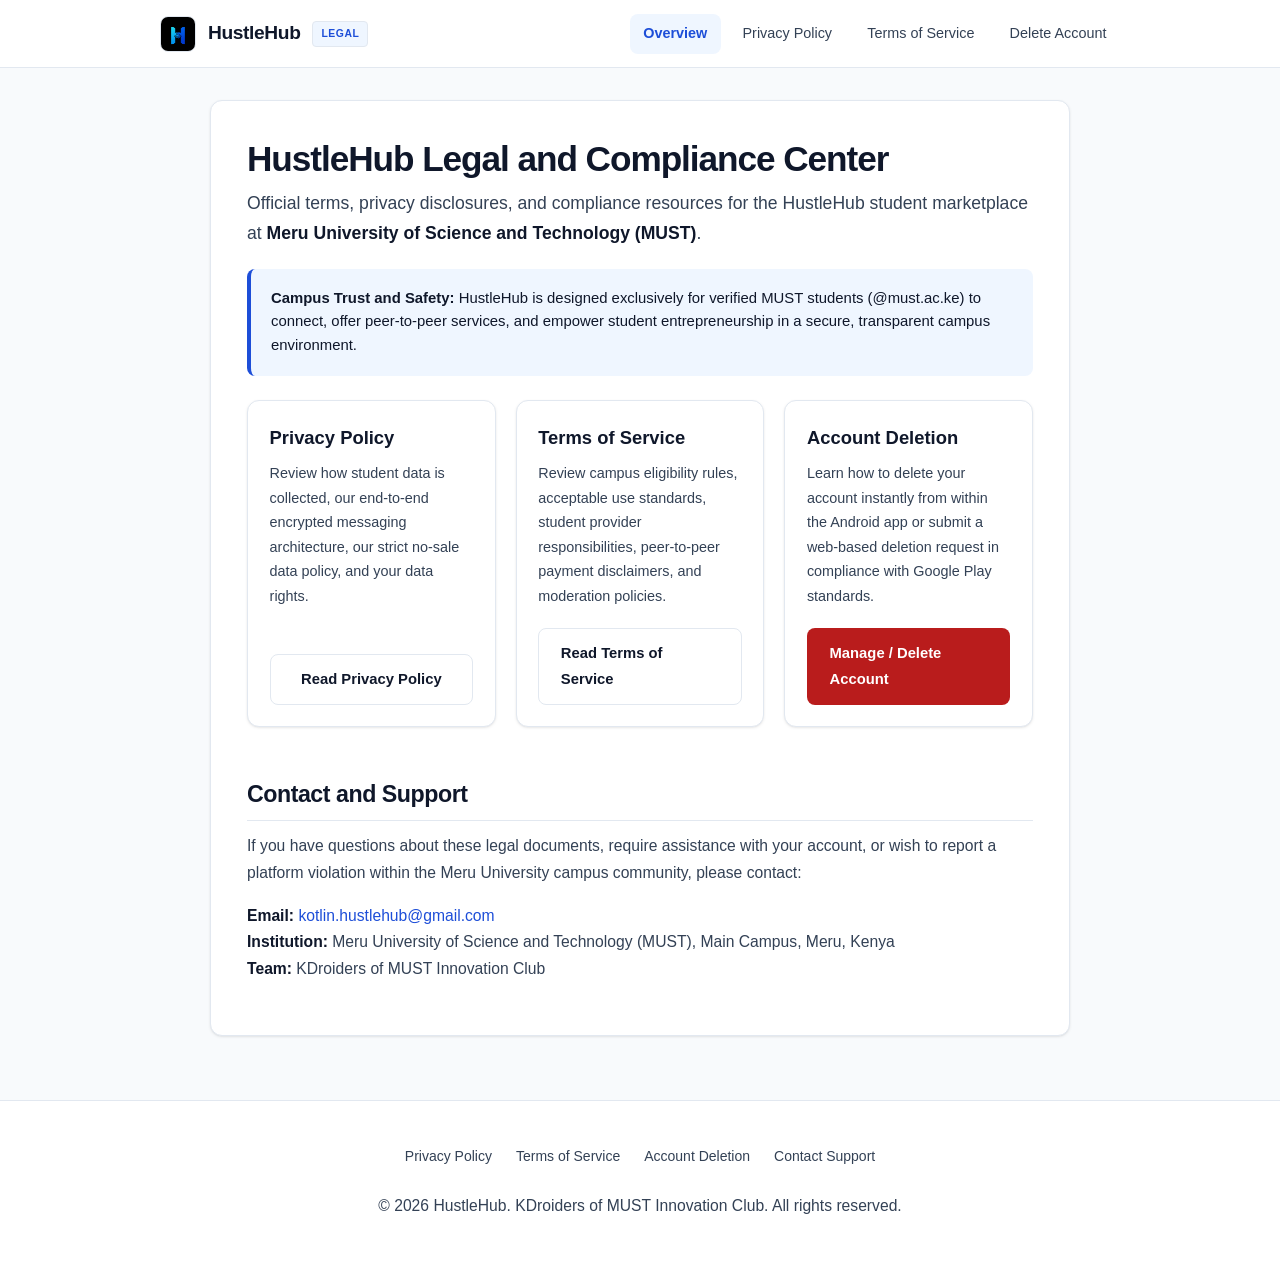
<file: index.html>
<!DOCTYPE html>
<html lang="en">
<head>
  <meta charset="UTF-8">
  <meta name="viewport" content="width=device-width, initial-scale=1.0">
  <title>HustleHub Legal and Compliance Center | Meru University</title>
  <meta name="description" content="Official legal documentation, Terms of Service, Privacy Policy, and Account Deletion portal for HustleHub at Meru University of Science and Technology (MUST).">
  <link rel="stylesheet" href="/styles.css">
  <link rel="icon" type="image/png" href="/logo.png">
</head>
<body>

  <header class="site-header">
    <div class="header-container">
      <a href="/" class="brand">
        <img src="/logo.png" alt="HustleHub Logo" class="brand-logo">
        <span class="brand-text">HustleHub</span>
        <span class="brand-badge">Legal</span>
      </a>
      <nav class="nav-links">
        <a href="/" class="active">Overview</a>
        <a href="/privacy">Privacy Policy</a>
        <a href="/terms">Terms of Service</a>
        <a href="/delete-account">Delete Account</a>
      </nav>
    </div>
  </header>

  <main class="content-container">
    <div class="card">
      <h1>HustleHub Legal and Compliance Center</h1>
      <p style="font-size: 1.1rem; color: var(--text-muted); margin-top: 0.5rem;">
        Official terms, privacy disclosures, and compliance resources for the HustleHub student marketplace at <strong>Meru University of Science and Technology (MUST)</strong>.
      </p>

      <div class="alert alert-info">
        <strong>Campus Trust and Safety:</strong> HustleHub is designed exclusively for verified MUST students (@must.ac.ke) to connect, offer peer-to-peer services, and empower student entrepreneurship in a secure, transparent campus environment.
      </div>

      <div class="hub-grid">
        <div class="hub-card">
          <div>
            <h3>Privacy Policy</h3>
            <p>Review how student data is collected, our end-to-end encrypted messaging architecture, our strict no-sale data policy, and your data rights.</p>
          </div>
          <a href="/privacy" class="btn btn-outline">Read Privacy Policy</a>
        </div>

        <div class="hub-card">
          <div>
            <h3>Terms of Service</h3>
            <p>Review campus eligibility rules, acceptable use standards, student provider responsibilities, peer-to-peer payment disclaimers, and moderation policies.</p>
          </div>
          <a href="/terms" class="btn btn-outline">Read Terms of Service</a>
        </div>

        <div class="hub-card">
          <div>
            <h3>Account Deletion</h3>
            <p>Learn how to delete your account instantly from within the Android app or submit a web-based deletion request in compliance with Google Play standards.</p>
          </div>
          <a href="/delete-account" class="btn btn-danger">Manage / Delete Account</a>
        </div>
      </div>

      <h2 style="margin-top: 3rem;">Contact and Support</h2>
      <p>
        If you have questions about these legal documents, require assistance with your account, or wish to report a platform violation within the Meru University campus community, please contact:
      </p>
      <p>
        <strong>Email:</strong> <a href="mailto:kotlin.hustlehub@gmail.com">kotlin.hustlehub@gmail.com</a><br>
        <strong>Institution:</strong> Meru University of Science and Technology (MUST), Main Campus, Meru, Kenya<br>
        <strong>Team:</strong> KDroiders of MUST Innovation Club
      </p>
    </div>
  </main>

  <footer class="site-footer">
    <div class="footer-links">
      <a href="/privacy">Privacy Policy</a>
      <a href="/terms">Terms of Service</a>
      <a href="/delete-account">Account Deletion</a>
      <a href="mailto:kotlin.hustlehub@gmail.com">Contact Support</a>
    </div>
    <p>&copy; 2026 HustleHub. KDroiders of MUST Innovation Club. All rights reserved.</p>
  </footer>

</body>
</html>
</file>
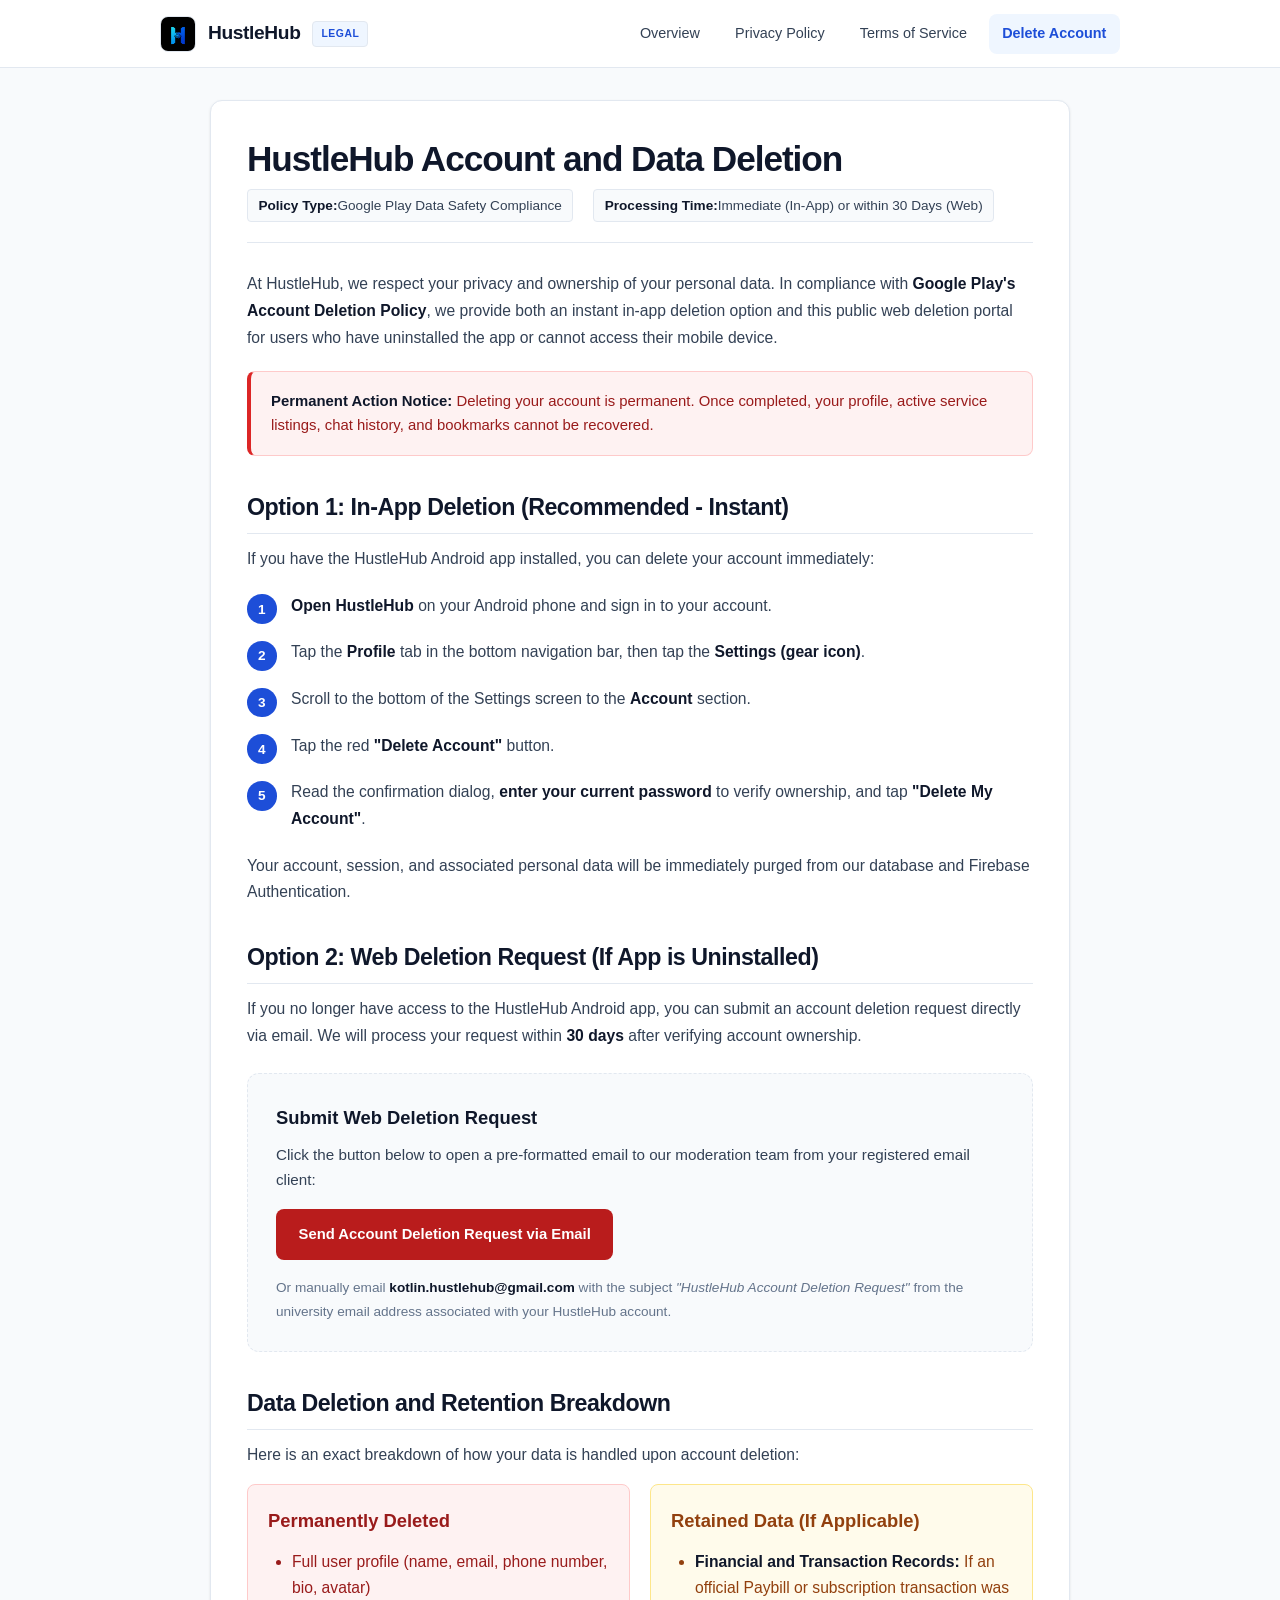
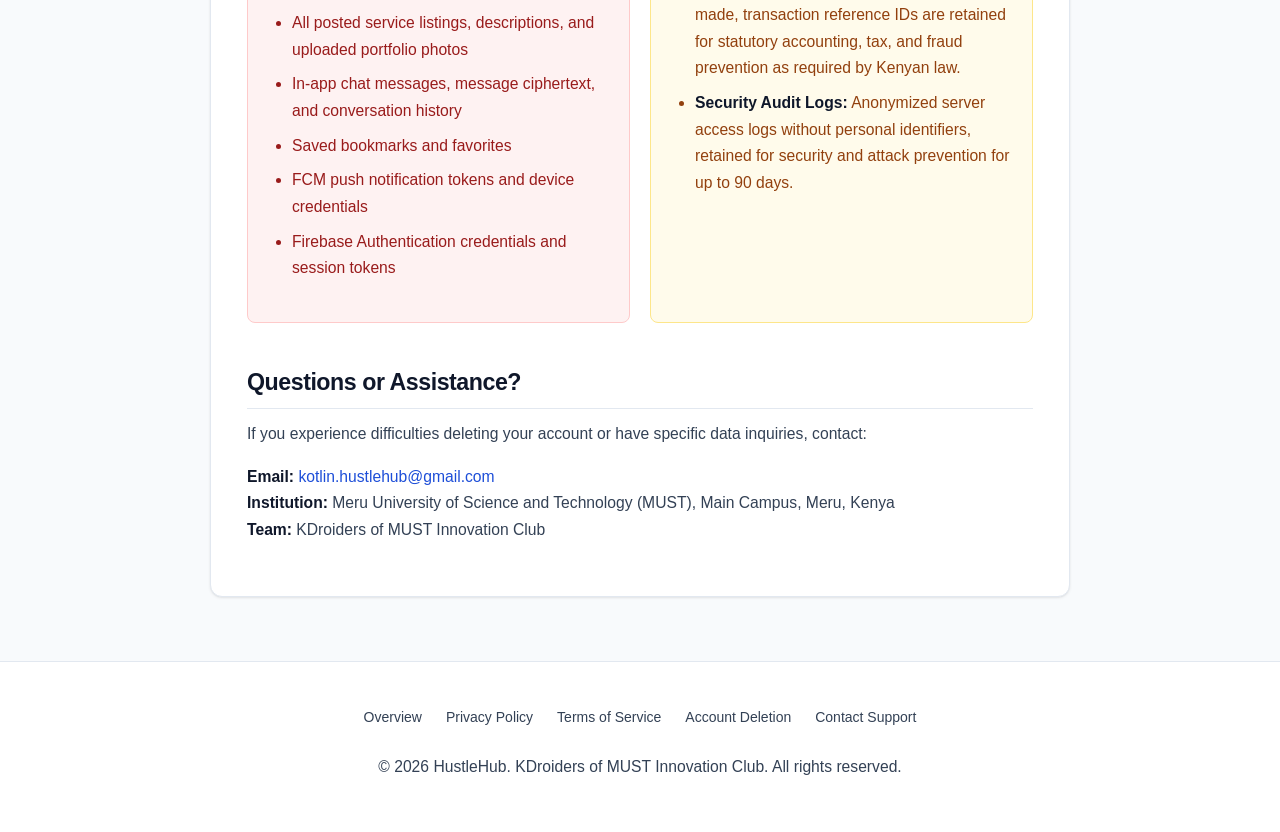
<file: delete-account/index.html>
<!DOCTYPE html>
<html lang="en">
<head>
  <meta charset="UTF-8">
  <meta name="viewport" content="width=device-width, initial-scale=1.0">
  <title>Account and Data Deletion Request | HustleHub</title>
  <meta name="description" content="Request deletion of your HustleHub account and associated personal data. Compliant with Google Play Store User Data and Account Deletion policy.">
  <link rel="stylesheet" href="/styles.css">
  <link rel="icon" type="image/png" href="/logo.png">
</head>
<body>

  <header class="site-header">
    <div class="header-container">
      <a href="/" class="brand">
        <img src="/logo.png" alt="HustleHub Logo" class="brand-logo">
        <span class="brand-text">HustleHub</span>
        <span class="brand-badge">Legal</span>
      </a>
      <nav class="nav-links">
        <a href="/">Overview</a>
        <a href="/privacy">Privacy Policy</a>
        <a href="/terms">Terms of Service</a>
        <a href="/delete-account" class="active">Delete Account</a>
      </nav>
    </div>
  </header>

  <main class="content-container">
    <div class="card">
      <h1>HustleHub Account and Data Deletion</h1>
      
      <div class="document-meta">
        <div class="meta-item">
          <strong>Policy Type:</strong> Google Play Data Safety Compliance
        </div>
        <div class="meta-item">
          <strong>Processing Time:</strong> Immediate (In-App) or within 30 Days (Web)
        </div>
      </div>

      <p>
        At HustleHub, we respect your privacy and ownership of your personal data. In compliance with <strong>Google Play's Account Deletion Policy</strong>, we provide both an instant in-app deletion option and this public web deletion portal for users who have uninstalled the app or cannot access their mobile device.
      </p>

      <div class="alert alert-danger">
        <strong>Permanent Action Notice:</strong> Deleting your account is permanent. Once completed, your profile, active service listings, chat history, and bookmarks cannot be recovered.
      </div>

      <h2>Option 1: In-App Deletion (Recommended - Instant)</h2>
      <p>If you have the HustleHub Android app installed, you can delete your account immediately:</p>
      
      <ol class="steps-list">
        <li>
          <strong>Open HustleHub</strong> on your Android phone and sign in to your account.
        </li>
        <li>
          Tap the <strong>Profile</strong> tab in the bottom navigation bar, then tap the <strong>Settings (gear icon)</strong>.
        </li>
        <li>
          Scroll to the bottom of the Settings screen to the <strong>Account</strong> section.
        </li>
        <li>
          Tap the red <strong>"Delete Account"</strong> button.
        </li>
        <li>
          Read the confirmation dialog, <strong>enter your current password</strong> to verify ownership, and tap <strong>"Delete My Account"</strong>.
        </li>
      </ol>
      <p>Your account, session, and associated personal data will be immediately purged from our database and Firebase Authentication.</p>

      <h2>Option 2: Web Deletion Request (If App is Uninstalled)</h2>
      <p>
        If you no longer have access to the HustleHub Android app, you can submit an account deletion request directly via email. We will process your request within <strong>30 days</strong> after verifying account ownership.
      </p>

      <div class="action-box">
        <h3>Submit Web Deletion Request</h3>
        <p>Click the button below to open a pre-formatted email to our moderation team from your registered email client:</p>

        <a href="mailto:kotlin.hustlehub@gmail.com?subject=HustleHub%20Account%20Deletion%20Request&body=Dear%20HustleHub%20Team%2C%0A%0AI%20am%20requesting%20the%20permanent%20deletion%20of%20my%20HustleHub%20account%20and%20all%20associated%20personal%20data.%0A%0AMy%20Account%20Details%3A%0A-%20Registered%20Email%3A%20[Enter%20your%20registered%20university%20email%20here]%0A-%20Full%20Name%20%2F%20Username%3A%20[Enter%20your%20name]%0A-%20Reason%20(Optional)%3A%20[Optional%20reason]%0A%0AThank%20you." class="btn btn-danger">
          Send Account Deletion Request via Email
        </a>

        <p class="action-note">
          Or manually email <strong>kotlin.hustlehub@gmail.com</strong> with the subject <em>"HustleHub Account Deletion Request"</em> from the university email address associated with your HustleHub account.
        </p>
      </div>

      <h2>Data Deletion and Retention Breakdown</h2>
      <p>Here is an exact breakdown of how your data is handled upon account deletion:</p>

      <div class="breakdown-grid">
        <div class="breakdown-col breakdown-danger">
          <h3>Permanently Deleted</h3>
          <ul>
            <li>Full user profile (name, email, phone number, bio, avatar)</li>
            <li>All posted service listings, descriptions, and uploaded portfolio photos</li>
            <li>In-app chat messages, message ciphertext, and conversation history</li>
            <li>Saved bookmarks and favorites</li>
            <li>FCM push notification tokens and device credentials</li>
            <li>Firebase Authentication credentials and session tokens</li>
          </ul>
        </div>

        <div class="breakdown-col breakdown-warning">
          <h3>Retained Data (If Applicable)</h3>
          <ul>
            <li><strong>Financial and Transaction Records:</strong> If an official Paybill or subscription transaction was made, transaction reference IDs are retained for statutory accounting, tax, and fraud prevention as required by Kenyan law.</li>
            <li><strong>Security Audit Logs:</strong> Anonymized server access logs without personal identifiers, retained for security and attack prevention for up to 90 days.</li>
          </ul>
        </div>
      </div>

      <h2 style="margin-top: 2.5rem;">Questions or Assistance?</h2>
      <p>
        If you experience difficulties deleting your account or have specific data inquiries, contact:
      </p>
      <p>
        <strong>Email:</strong> <a href="mailto:kotlin.hustlehub@gmail.com">kotlin.hustlehub@gmail.com</a><br>
        <strong>Institution:</strong> Meru University of Science and Technology (MUST), Main Campus, Meru, Kenya<br>
        <strong>Team:</strong> KDroiders of MUST Innovation Club
      </p>
    </div>
  </main>

  <footer class="site-footer">
    <div class="footer-links">
      <a href="/">Overview</a>
      <a href="/privacy">Privacy Policy</a>
      <a href="/terms">Terms of Service</a>
      <a href="/delete-account">Account Deletion</a>
      <a href="mailto:kotlin.hustlehub@gmail.com">Contact Support</a>
    </div>
    <p>&copy; 2026 HustleHub. KDroiders of MUST Innovation Club. All rights reserved.</p>
  </footer>

</body>
</html>
</file>
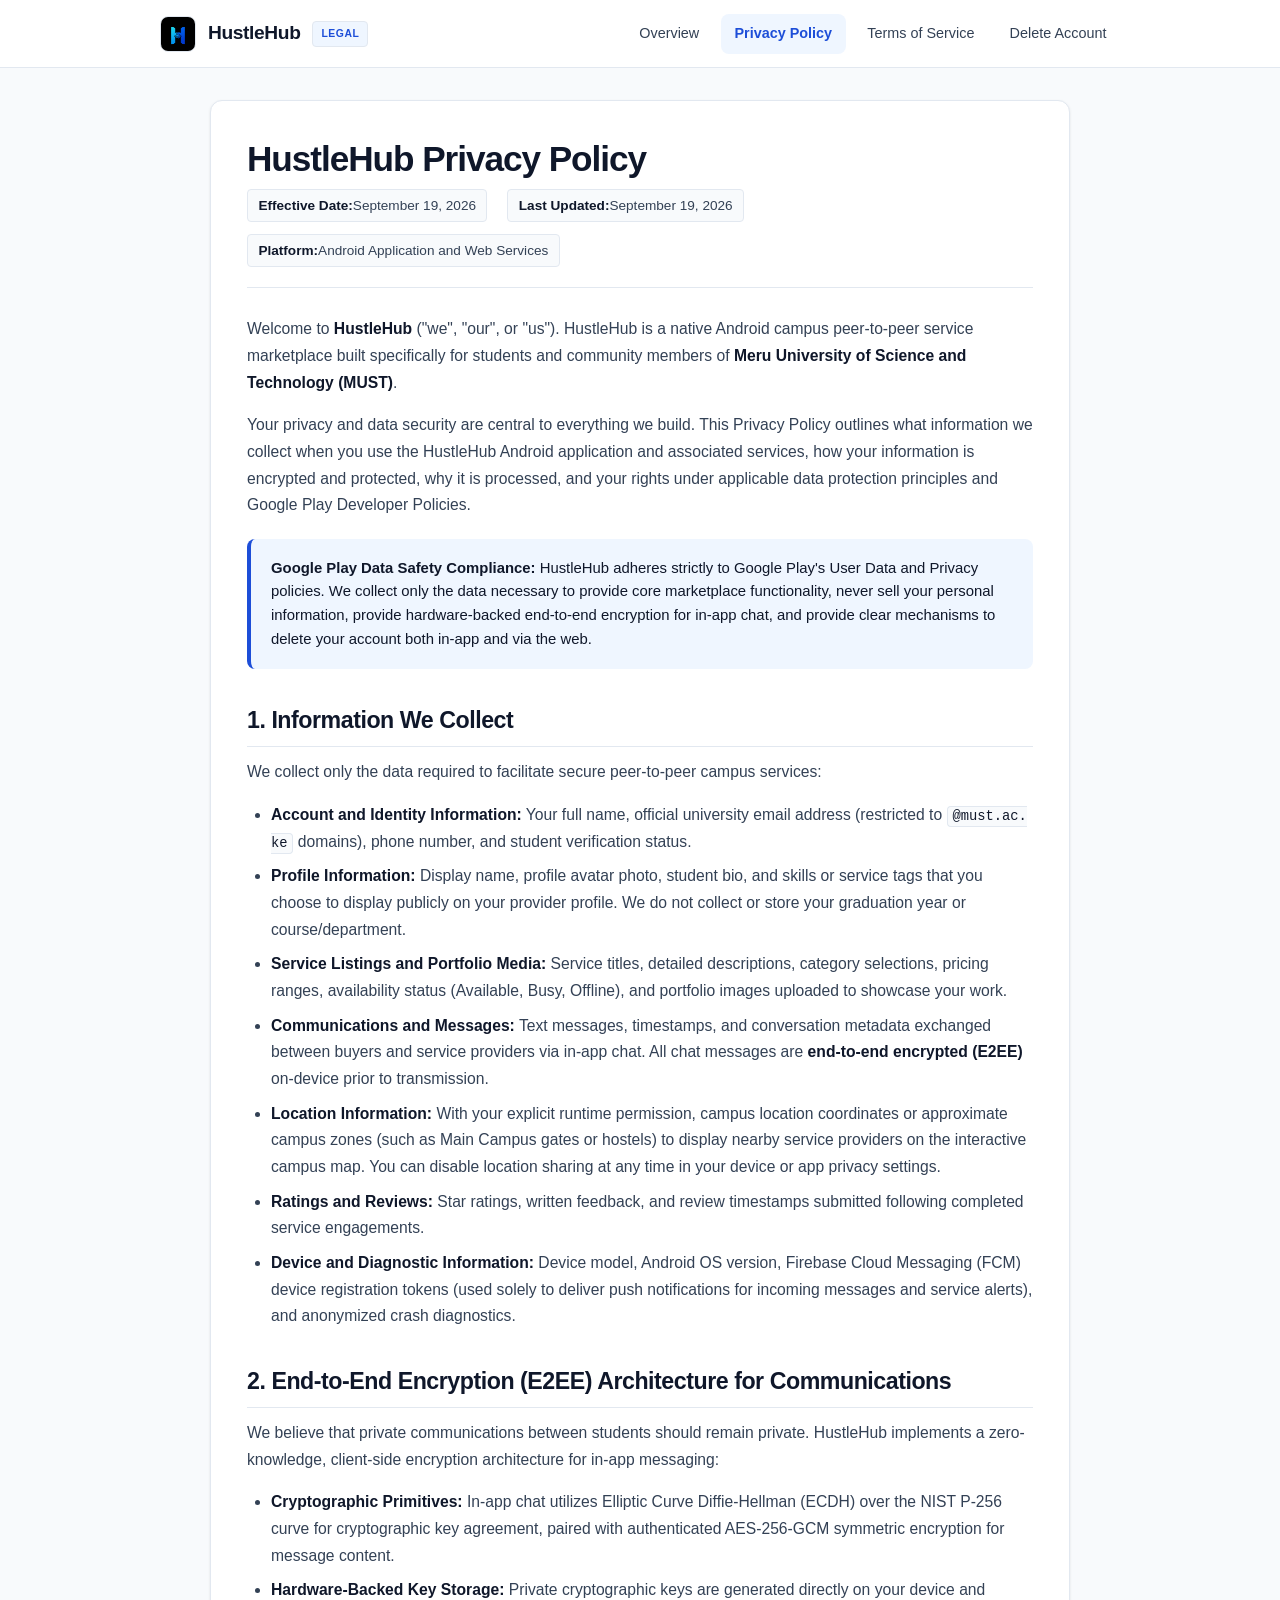
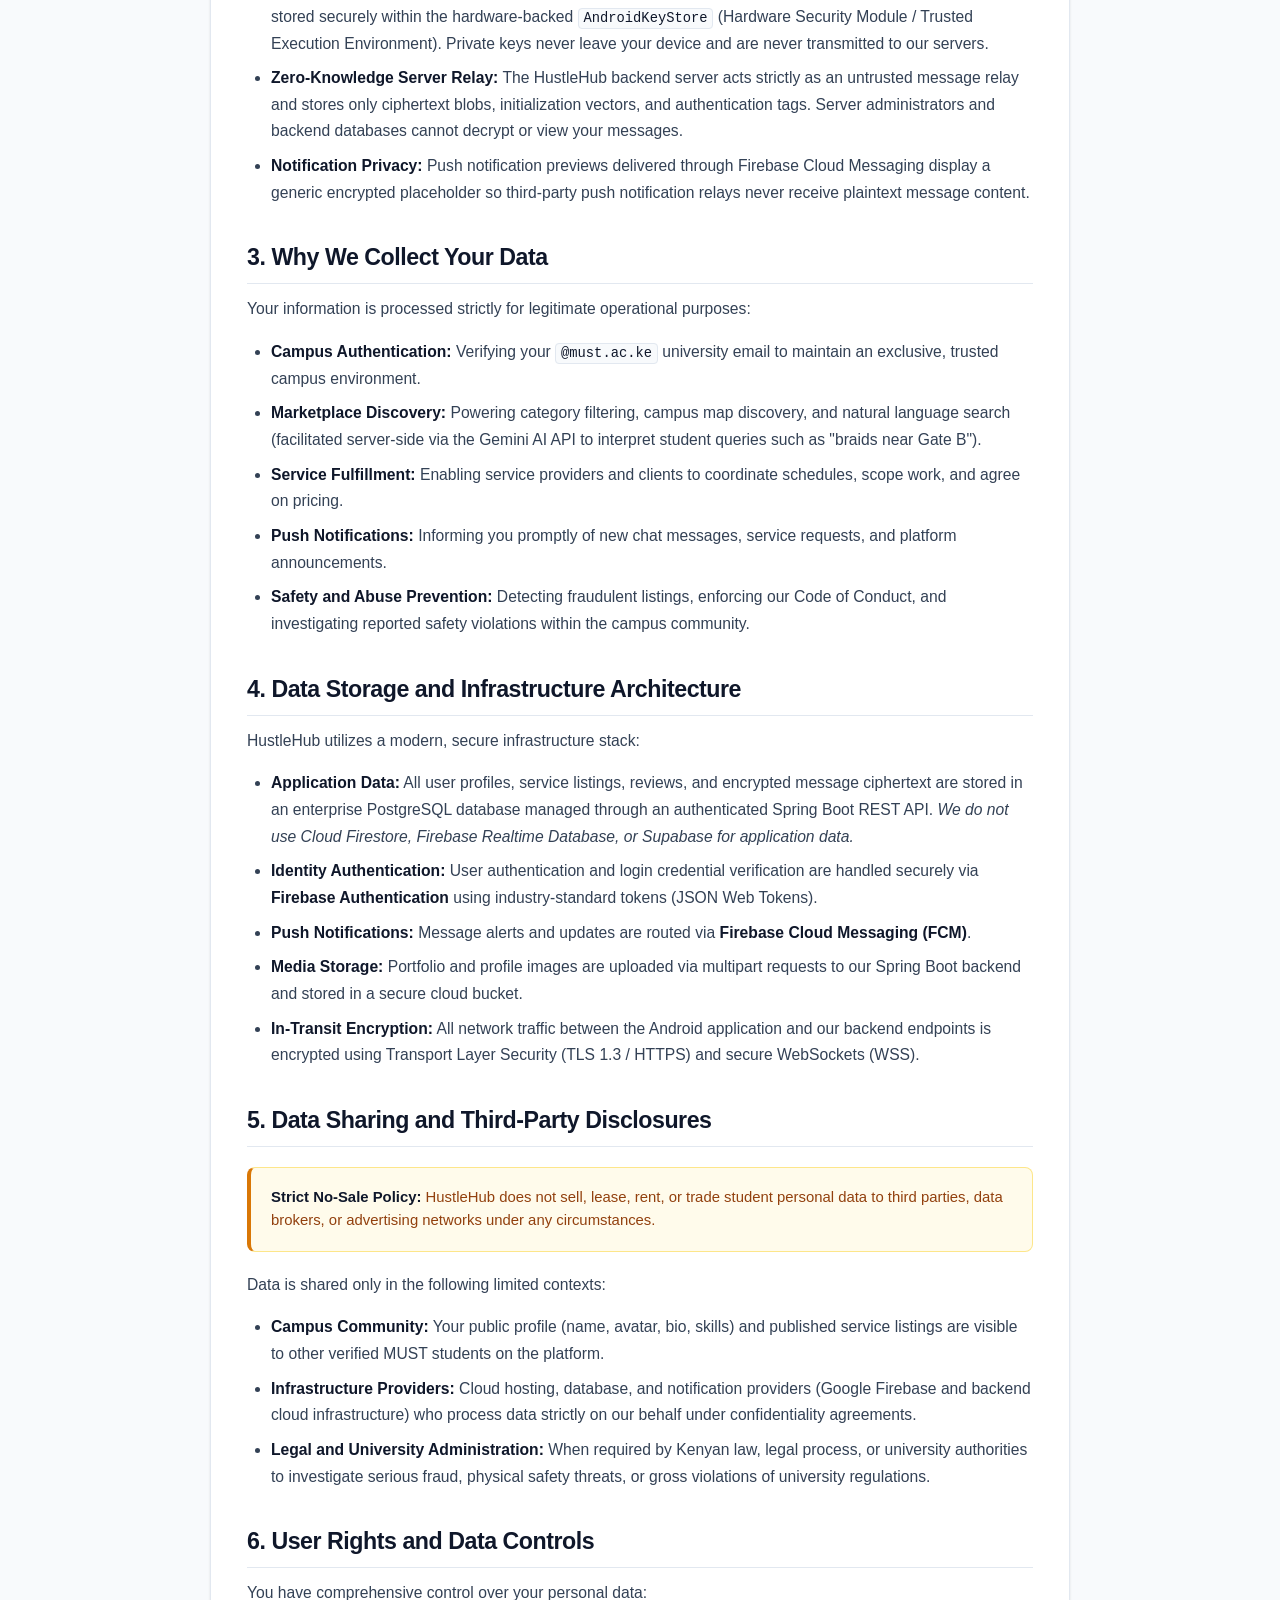
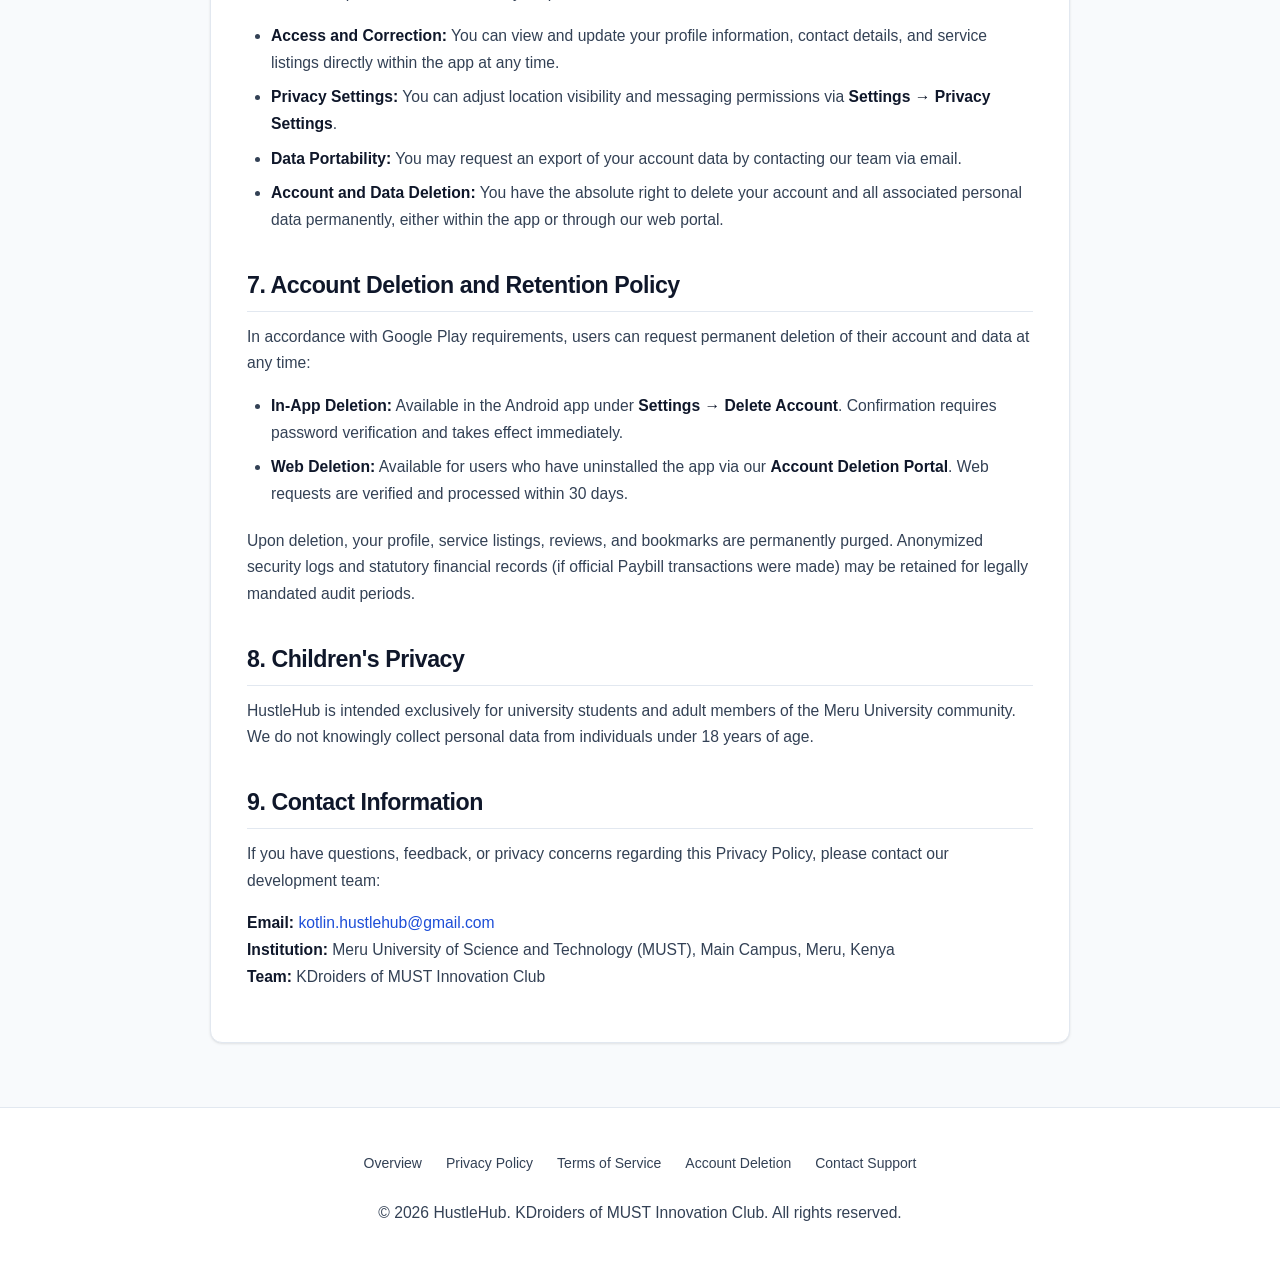
<file: privacy/index.html>
<!DOCTYPE html>
<html lang="en">
<head>
  <meta charset="UTF-8">
  <meta name="viewport" content="width=device-width, initial-scale=1.0">
  <title>Privacy Policy | HustleHub (Meru University)</title>
  <meta name="description" content="Privacy Policy for HustleHub - Student marketplace for Meru University of Science and Technology. Learn how student data is collected, encrypted, and protected.">
  <link rel="stylesheet" href="/styles.css">
  <link rel="icon" type="image/png" href="/logo.png">
</head>
<body>

  <header class="site-header">
    <div class="header-container">
      <a href="/" class="brand">
        <img src="/logo.png" alt="HustleHub Logo" class="brand-logo">
        <span class="brand-text">HustleHub</span>
        <span class="brand-badge">Legal</span>
      </a>
      <nav class="nav-links">
        <a href="/">Overview</a>
        <a href="/privacy" class="active">Privacy Policy</a>
        <a href="/terms">Terms of Service</a>
        <a href="/delete-account">Delete Account</a>
      </nav>
    </div>
  </header>

  <main class="content-container">
    <div class="card">
      <h1>HustleHub Privacy Policy</h1>
      
      <div class="document-meta">
        <div class="meta-item">
          <strong>Effective Date:</strong> September 19, 2026
        </div>
        <div class="meta-item">
          <strong>Last Updated:</strong> September 19, 2026
        </div>
        <div class="meta-item">
          <strong>Platform:</strong> Android Application and Web Services
        </div>
      </div>

      <p>
        Welcome to <strong>HustleHub</strong> ("we", "our", or "us"). HustleHub is a native Android campus peer-to-peer service marketplace built specifically for students and community members of <strong>Meru University of Science and Technology (MUST)</strong>.
      </p>
      <p>
        Your privacy and data security are central to everything we build. This Privacy Policy outlines what information we collect when you use the HustleHub Android application and associated services, how your information is encrypted and protected, why it is processed, and your rights under applicable data protection principles and Google Play Developer Policies.
      </p>

      <div class="alert alert-info">
        <strong>Google Play Data Safety Compliance:</strong> HustleHub adheres strictly to Google Play's User Data and Privacy policies. We collect only the data necessary to provide core marketplace functionality, never sell your personal information, provide hardware-backed end-to-end encryption for in-app chat, and provide clear mechanisms to delete your account both in-app and via the web.
      </div>

      <h2>1. Information We Collect</h2>
      <p>We collect only the data required to facilitate secure peer-to-peer campus services:</p>
      <ul>
        <li>
          <strong>Account and Identity Information:</strong> Your full name, official university email address (restricted to <code>@must.ac.ke</code> domains), phone number, and student verification status.
        </li>
        <li>
          <strong>Profile Information:</strong> Display name, profile avatar photo, student bio, and skills or service tags that you choose to display publicly on your provider profile. We do not collect or store your graduation year or course/department.
        </li>
        <li>
          <strong>Service Listings and Portfolio Media:</strong> Service titles, detailed descriptions, category selections, pricing ranges, availability status (Available, Busy, Offline), and portfolio images uploaded to showcase your work.
        </li>
        <li>
          <strong>Communications and Messages:</strong> Text messages, timestamps, and conversation metadata exchanged between buyers and service providers via in-app chat. All chat messages are <strong>end-to-end encrypted (E2EE)</strong> on-device prior to transmission.
        </li>
        <li>
          <strong>Location Information:</strong> With your explicit runtime permission, campus location coordinates or approximate campus zones (such as Main Campus gates or hostels) to display nearby service providers on the interactive campus map. You can disable location sharing at any time in your device or app privacy settings.
        </li>
        <li>
          <strong>Ratings and Reviews:</strong> Star ratings, written feedback, and review timestamps submitted following completed service engagements.
        </li>
        <li>
          <strong>Device and Diagnostic Information:</strong> Device model, Android OS version, Firebase Cloud Messaging (FCM) device registration tokens (used solely to deliver push notifications for incoming messages and service alerts), and anonymized crash diagnostics.
        </li>
      </ul>

      <h2>2. End-to-End Encryption (E2EE) Architecture for Communications</h2>
      <p>
        We believe that private communications between students should remain private. HustleHub implements a zero-knowledge, client-side encryption architecture for in-app messaging:
      </p>
      <ul>
        <li>
          <strong>Cryptographic Primitives:</strong> In-app chat utilizes Elliptic Curve Diffie-Hellman (ECDH) over the NIST P-256 curve for cryptographic key agreement, paired with authenticated AES-256-GCM symmetric encryption for message content.
        </li>
        <li>
          <strong>Hardware-Backed Key Storage:</strong> Private cryptographic keys are generated directly on your device and stored securely within the hardware-backed <code>AndroidKeyStore</code> (Hardware Security Module / Trusted Execution Environment). Private keys never leave your device and are never transmitted to our servers.
        </li>
        <li>
          <strong>Zero-Knowledge Server Relay:</strong> The HustleHub backend server acts strictly as an untrusted message relay and stores only ciphertext blobs, initialization vectors, and authentication tags. Server administrators and backend databases cannot decrypt or view your messages.
        </li>
        <li>
          <strong>Notification Privacy:</strong> Push notification previews delivered through Firebase Cloud Messaging display a generic encrypted placeholder so third-party push notification relays never receive plaintext message content.
        </li>
      </ul>

      <h2>3. Why We Collect Your Data</h2>
      <p>Your information is processed strictly for legitimate operational purposes:</p>
      <ul>
        <li><strong>Campus Authentication:</strong> Verifying your <code>@must.ac.ke</code> university email to maintain an exclusive, trusted campus environment.</li>
        <li><strong>Marketplace Discovery:</strong> Powering category filtering, campus map discovery, and natural language search (facilitated server-side via the Gemini AI API to interpret student queries such as "braids near Gate B").</li>
        <li><strong>Service Fulfillment:</strong> Enabling service providers and clients to coordinate schedules, scope work, and agree on pricing.</li>
        <li><strong>Push Notifications:</strong> Informing you promptly of new chat messages, service requests, and platform announcements.</li>
        <li><strong>Safety and Abuse Prevention:</strong> Detecting fraudulent listings, enforcing our Code of Conduct, and investigating reported safety violations within the campus community.</li>
      </ul>

      <h2>4. Data Storage and Infrastructure Architecture</h2>
      <p>HustleHub utilizes a modern, secure infrastructure stack:</p>
      <ul>
        <li>
          <strong>Application Data:</strong> All user profiles, service listings, reviews, and encrypted message ciphertext are stored in an enterprise PostgreSQL database managed through an authenticated Spring Boot REST API. <em>We do not use Cloud Firestore, Firebase Realtime Database, or Supabase for application data.</em>
        </li>
        <li>
          <strong>Identity Authentication:</strong> User authentication and login credential verification are handled securely via <strong>Firebase Authentication</strong> using industry-standard tokens (JSON Web Tokens).
        </li>
        <li>
          <strong>Push Notifications:</strong> Message alerts and updates are routed via <strong>Firebase Cloud Messaging (FCM)</strong>.
        </li>
        <li>
          <strong>Media Storage:</strong> Portfolio and profile images are uploaded via multipart requests to our Spring Boot backend and stored in a secure cloud bucket.
        </li>
        <li>
          <strong>In-Transit Encryption:</strong> All network traffic between the Android application and our backend endpoints is encrypted using Transport Layer Security (TLS 1.3 / HTTPS) and secure WebSockets (WSS).
        </li>
      </ul>

      <h2>5. Data Sharing and Third-Party Disclosures</h2>
      <div class="alert alert-warning">
        <strong>Strict No-Sale Policy:</strong> HustleHub does not sell, lease, rent, or trade student personal data to third parties, data brokers, or advertising networks under any circumstances.
      </div>
      <p>Data is shared only in the following limited contexts:</p>
      <ul>
        <li><strong>Campus Community:</strong> Your public profile (name, avatar, bio, skills) and published service listings are visible to other verified MUST students on the platform.</li>
        <li><strong>Infrastructure Providers:</strong> Cloud hosting, database, and notification providers (Google Firebase and backend cloud infrastructure) who process data strictly on our behalf under confidentiality agreements.</li>
        <li><strong>Legal and University Administration:</strong> When required by Kenyan law, legal process, or university authorities to investigate serious fraud, physical safety threats, or gross violations of university regulations.</li>
      </ul>

      <h2>6. User Rights and Data Controls</h2>
      <p>You have comprehensive control over your personal data:</p>
      <ul>
        <li><strong>Access and Correction:</strong> You can view and update your profile information, contact details, and service listings directly within the app at any time.</li>
        <li><strong>Privacy Settings:</strong> You can adjust location visibility and messaging permissions via <strong>Settings &rarr; Privacy Settings</strong>.</li>
        <li><strong>Data Portability:</strong> You may request an export of your account data by contacting our team via email.</li>
        <li><strong>Account and Data Deletion:</strong> You have the absolute right to delete your account and all associated personal data permanently, either within the app or through our web portal.</li>
      </ul>

      <h2>7. Account Deletion and Retention Policy</h2>
      <p>
        In accordance with Google Play requirements, users can request permanent deletion of their account and data at any time:
      </p>
      <ul>
        <li><strong>In-App Deletion:</strong> Available in the Android app under <strong>Settings &rarr; Delete Account</strong>. Confirmation requires password verification and takes effect immediately.</li>
        <li><strong>Web Deletion:</strong> Available for users who have uninstalled the app via our <a href="/delete-account"><strong>Account Deletion Portal</strong></a>. Web requests are verified and processed within 30 days.</li>
      </ul>
      <p>
        Upon deletion, your profile, service listings, reviews, and bookmarks are permanently purged. Anonymized security logs and statutory financial records (if official Paybill transactions were made) may be retained for legally mandated audit periods.
      </p>

      <h2>8. Children's Privacy</h2>
      <p>
        HustleHub is intended exclusively for university students and adult members of the Meru University community. We do not knowingly collect personal data from individuals under 18 years of age.
      </p>

      <h2>9. Contact Information</h2>
      <p>
        If you have questions, feedback, or privacy concerns regarding this Privacy Policy, please contact our development team:
      </p>
      <p>
        <strong>Email:</strong> <a href="mailto:kotlin.hustlehub@gmail.com">kotlin.hustlehub@gmail.com</a><br>
        <strong>Institution:</strong> Meru University of Science and Technology (MUST), Main Campus, Meru, Kenya<br>
        <strong>Team:</strong> KDroiders of MUST Innovation Club
      </p>
    </div>
  </main>

  <footer class="site-footer">
    <div class="footer-links">
      <a href="/">Overview</a>
      <a href="/privacy">Privacy Policy</a>
      <a href="/terms">Terms of Service</a>
      <a href="/delete-account">Account Deletion</a>
      <a href="mailto:kotlin.hustlehub@gmail.com">Contact Support</a>
    </div>
    <p>&copy; 2026 HustleHub. KDroiders of MUST Innovation Club. All rights reserved.</p>
  </footer>

</body>
</html>
</file>
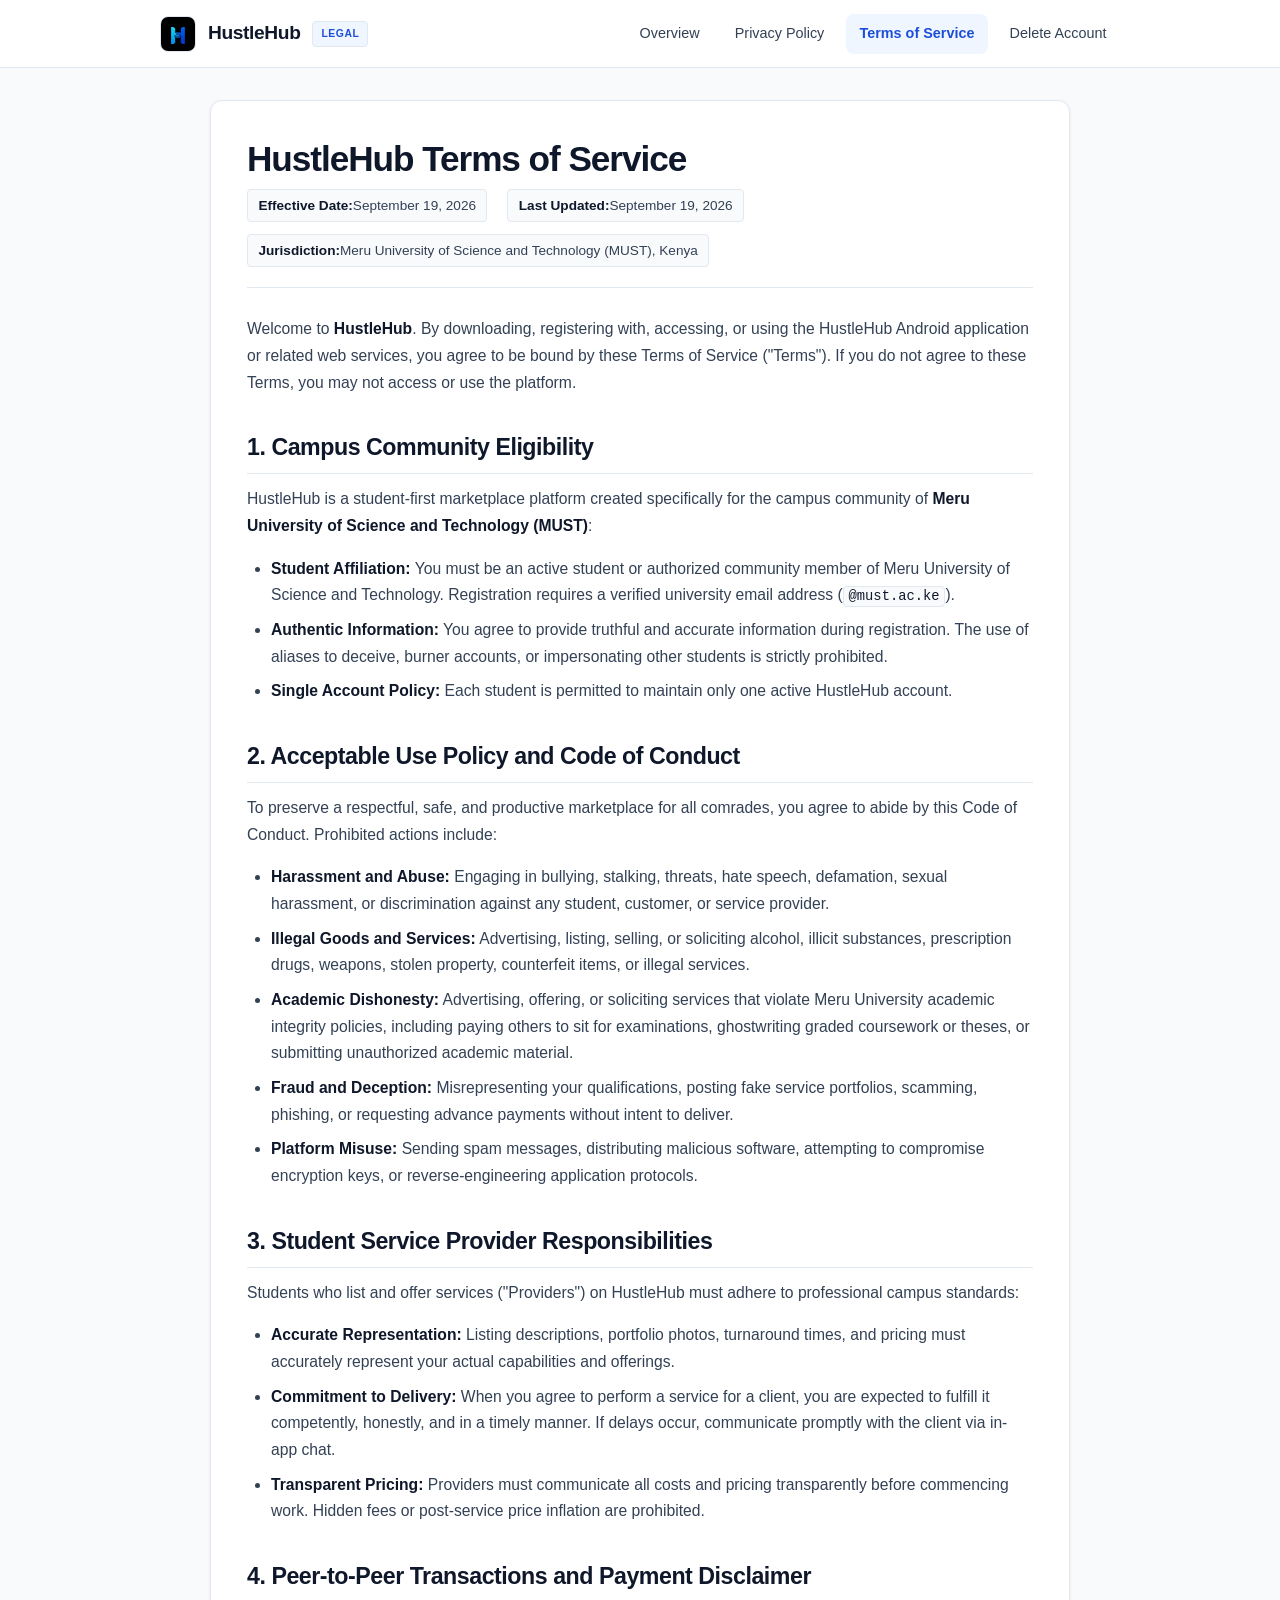
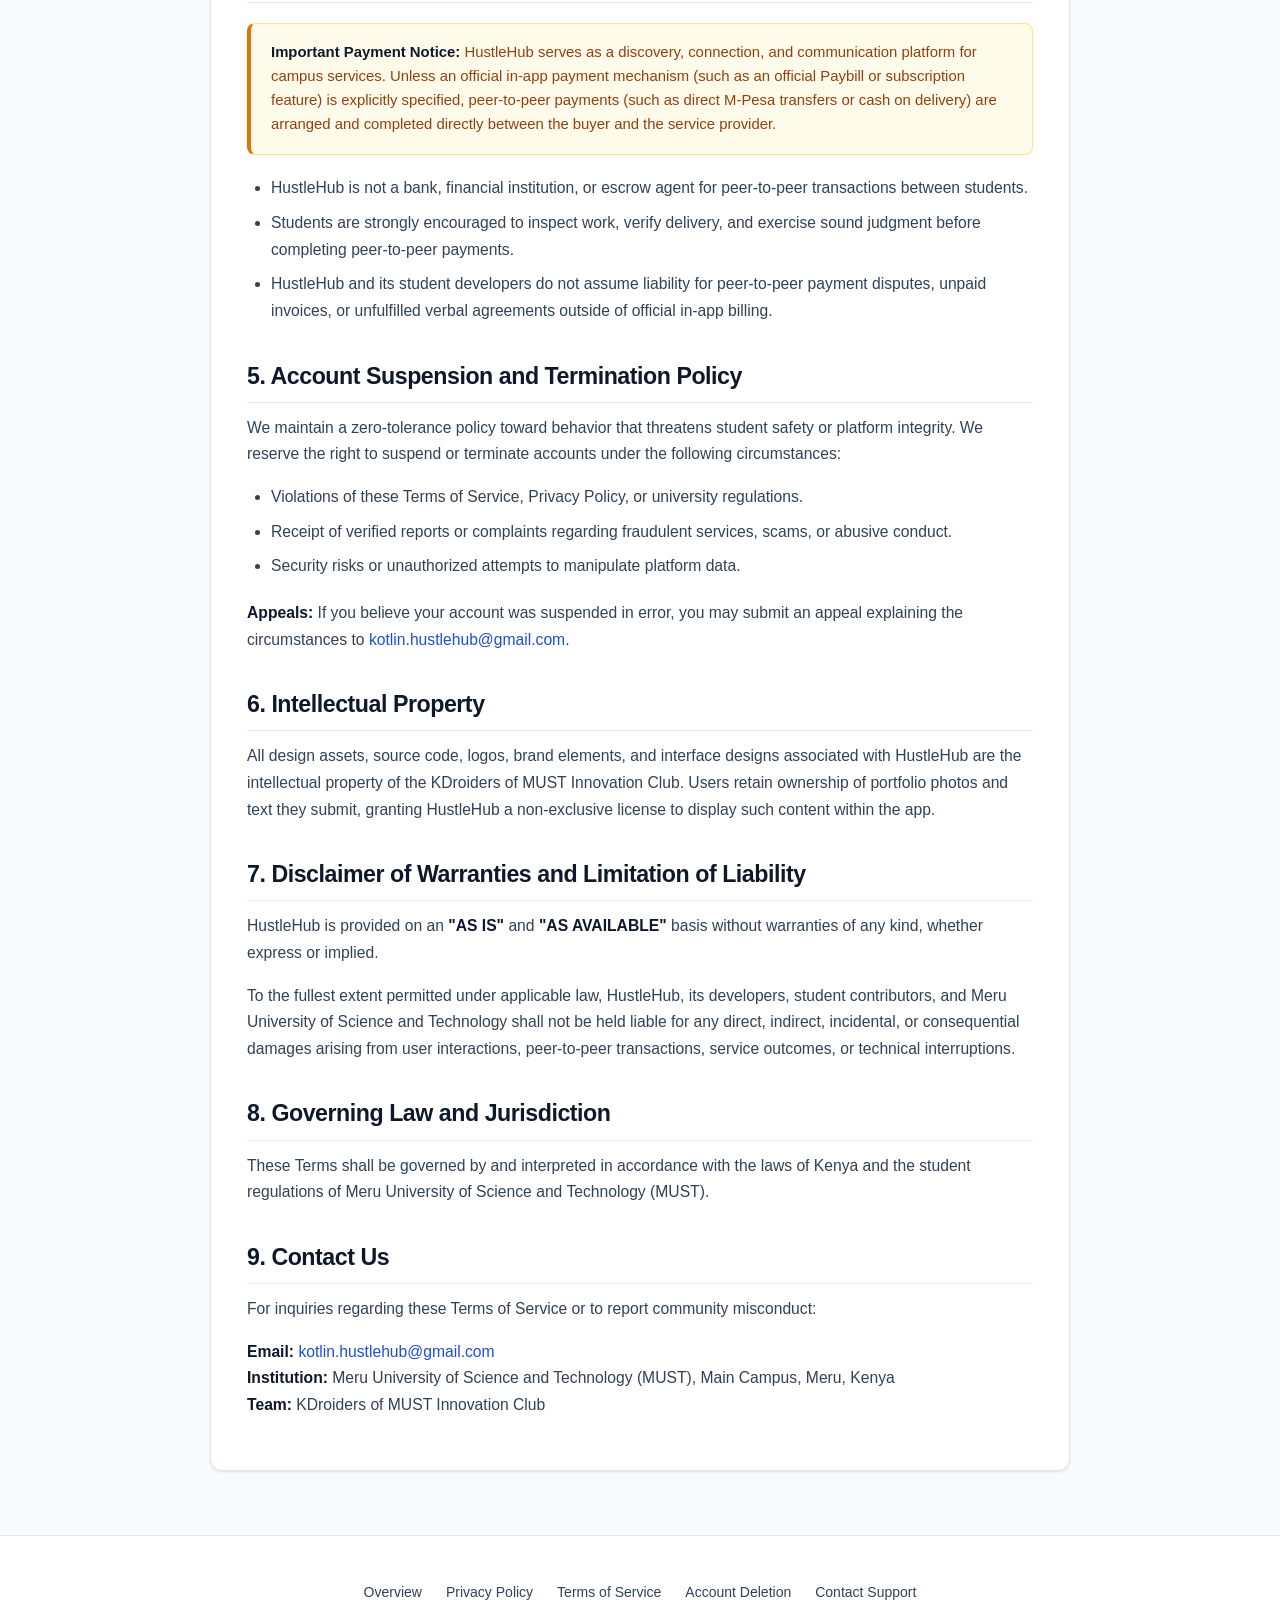
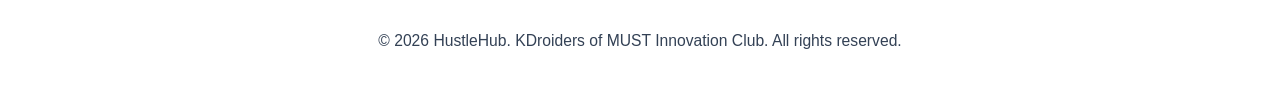
<file: terms/index.html>
<!DOCTYPE html>
<html lang="en">
<head>
  <meta charset="UTF-8">
  <meta name="viewport" content="width=device-width, initial-scale=1.0">
  <title>Terms of Service | HustleHub (Meru University)</title>
  <meta name="description" content="Terms of Service for HustleHub - Student marketplace for Meru University of Science and Technology. Community guidelines, eligibility, and provider responsibilities.">
  <link rel="stylesheet" href="/styles.css">
  <link rel="icon" type="image/png" href="/logo.png">
</head>
<body>

  <header class="site-header">
    <div class="header-container">
      <a href="/" class="brand">
        <img src="/logo.png" alt="HustleHub Logo" class="brand-logo">
        <span class="brand-text">HustleHub</span>
        <span class="brand-badge">Legal</span>
      </a>
      <nav class="nav-links">
        <a href="/">Overview</a>
        <a href="/privacy">Privacy Policy</a>
        <a href="/terms" class="active">Terms of Service</a>
        <a href="/delete-account">Delete Account</a>
      </nav>
    </div>
  </header>

  <main class="content-container">
    <div class="card">
      <h1>HustleHub Terms of Service</h1>
      
      <div class="document-meta">
        <div class="meta-item">
          <strong>Effective Date:</strong> September 19, 2026
        </div>
        <div class="meta-item">
          <strong>Last Updated:</strong> September 19, 2026
        </div>
        <div class="meta-item">
          <strong>Jurisdiction:</strong> Meru University of Science and Technology (MUST), Kenya
        </div>
      </div>

      <p>
        Welcome to <strong>HustleHub</strong>. By downloading, registering with, accessing, or using the HustleHub Android application or related web services, you agree to be bound by these Terms of Service ("Terms"). If you do not agree to these Terms, you may not access or use the platform.
      </p>

      <h2>1. Campus Community Eligibility</h2>
      <p>HustleHub is a student-first marketplace platform created specifically for the campus community of <strong>Meru University of Science and Technology (MUST)</strong>:</p>
      <ul>
        <li><strong>Student Affiliation:</strong> You must be an active student or authorized community member of Meru University of Science and Technology. Registration requires a verified university email address (<code>@must.ac.ke</code>).</li>
        <li><strong>Authentic Information:</strong> You agree to provide truthful and accurate information during registration. The use of aliases to deceive, burner accounts, or impersonating other students is strictly prohibited.</li>
        <li><strong>Single Account Policy:</strong> Each student is permitted to maintain only one active HustleHub account.</li>
      </ul>

      <h2>2. Acceptable Use Policy and Code of Conduct</h2>
      <p>
        To preserve a respectful, safe, and productive marketplace for all comrades, you agree to abide by this Code of Conduct. Prohibited actions include:
      </p>
      <ul>
        <li><strong>Harassment and Abuse:</strong> Engaging in bullying, stalking, threats, hate speech, defamation, sexual harassment, or discrimination against any student, customer, or service provider.</li>
        <li><strong>Illegal Goods and Services:</strong> Advertising, listing, selling, or soliciting alcohol, illicit substances, prescription drugs, weapons, stolen property, counterfeit items, or illegal services.</li>
        <li><strong>Academic Dishonesty:</strong> Advertising, offering, or soliciting services that violate Meru University academic integrity policies, including paying others to sit for examinations, ghostwriting graded coursework or theses, or submitting unauthorized academic material.</li>
        <li><strong>Fraud and Deception:</strong> Misrepresenting your qualifications, posting fake service portfolios, scamming, phishing, or requesting advance payments without intent to deliver.</li>
        <li><strong>Platform Misuse:</strong> Sending spam messages, distributing malicious software, attempting to compromise encryption keys, or reverse-engineering application protocols.</li>
      </ul>

      <h2>3. Student Service Provider Responsibilities</h2>
      <p>Students who list and offer services ("Providers") on HustleHub must adhere to professional campus standards:</p>
      <ul>
        <li><strong>Accurate Representation:</strong> Listing descriptions, portfolio photos, turnaround times, and pricing must accurately represent your actual capabilities and offerings.</li>
        <li><strong>Commitment to Delivery:</strong> When you agree to perform a service for a client, you are expected to fulfill it competently, honestly, and in a timely manner. If delays occur, communicate promptly with the client via in-app chat.</li>
        <li><strong>Transparent Pricing:</strong> Providers must communicate all costs and pricing transparently before commencing work. Hidden fees or post-service price inflation are prohibited.</li>
      </ul>

      <h2>4. Peer-to-Peer Transactions and Payment Disclaimer</h2>
      <div class="alert alert-warning">
        <strong>Important Payment Notice:</strong> HustleHub serves as a discovery, connection, and communication platform for campus services. Unless an official in-app payment mechanism (such as an official Paybill or subscription feature) is explicitly specified, peer-to-peer payments (such as direct M-Pesa transfers or cash on delivery) are arranged and completed directly between the buyer and the service provider.
      </div>
      <ul>
        <li>HustleHub is not a bank, financial institution, or escrow agent for peer-to-peer transactions between students.</li>
        <li>Students are strongly encouraged to inspect work, verify delivery, and exercise sound judgment before completing peer-to-peer payments.</li>
        <li>HustleHub and its student developers do not assume liability for peer-to-peer payment disputes, unpaid invoices, or unfulfilled verbal agreements outside of official in-app billing.</li>
      </ul>

      <h2>5. Account Suspension and Termination Policy</h2>
      <p>
        We maintain a zero-tolerance policy toward behavior that threatens student safety or platform integrity. We reserve the right to suspend or terminate accounts under the following circumstances:
      </p>
      <ul>
        <li>Violations of these Terms of Service, Privacy Policy, or university regulations.</li>
        <li>Receipt of verified reports or complaints regarding fraudulent services, scams, or abusive conduct.</li>
        <li>Security risks or unauthorized attempts to manipulate platform data.</li>
      </ul>
      <p>
        <strong>Appeals:</strong> If you believe your account was suspended in error, you may submit an appeal explaining the circumstances to <a href="mailto:kotlin.hustlehub@gmail.com">kotlin.hustlehub@gmail.com</a>.
      </p>

      <h2>6. Intellectual Property</h2>
      <p>
        All design assets, source code, logos, brand elements, and interface designs associated with HustleHub are the intellectual property of the KDroiders of MUST Innovation Club. Users retain ownership of portfolio photos and text they submit, granting HustleHub a non-exclusive license to display such content within the app.
      </p>

      <h2>7. Disclaimer of Warranties and Limitation of Liability</h2>
      <p>
        HustleHub is provided on an <strong>"AS IS"</strong> and <strong>"AS AVAILABLE"</strong> basis without warranties of any kind, whether express or implied.
      </p>
      <p>
        To the fullest extent permitted under applicable law, HustleHub, its developers, student contributors, and Meru University of Science and Technology shall not be held liable for any direct, indirect, incidental, or consequential damages arising from user interactions, peer-to-peer transactions, service outcomes, or technical interruptions.
      </p>

      <h2>8. Governing Law and Jurisdiction</h2>
      <p>
        These Terms shall be governed by and interpreted in accordance with the laws of Kenya and the student regulations of Meru University of Science and Technology (MUST).
      </p>

      <h2>9. Contact Us</h2>
      <p>
        For inquiries regarding these Terms of Service or to report community misconduct:
      </p>
      <p>
        <strong>Email:</strong> <a href="mailto:kotlin.hustlehub@gmail.com">kotlin.hustlehub@gmail.com</a><br>
        <strong>Institution:</strong> Meru University of Science and Technology (MUST), Main Campus, Meru, Kenya<br>
        <strong>Team:</strong> KDroiders of MUST Innovation Club
      </p>
    </div>
  </main>

  <footer class="site-footer">
    <div class="footer-links">
      <a href="/">Overview</a>
      <a href="/privacy">Privacy Policy</a>
      <a href="/terms">Terms of Service</a>
      <a href="/delete-account">Account Deletion</a>
      <a href="mailto:kotlin.hustlehub@gmail.com">Contact Support</a>
    </div>
    <p>&copy; 2026 HustleHub. KDroiders of MUST Innovation Club. All rights reserved.</p>
  </footer>

</body>
</html>
</file>
<file: styles.css>
:root {
  --primary: #1d4ed8;
  --primary-hover: #1e40af;
  --primary-light: #eff6ff;
  --text-main: #0f172a;
  --text-muted: #334155;
  --text-light: #64748b;
  --bg-page: #f8fafc;
  --bg-card: #ffffff;
  --bg-subtle: #f8fafc;
  --border: #e2e8f0;
  --border-focus: #93c5fd;
  --success: #15803d;
  --warning-bg: #fffbeb;
  --warning-border: #fde68a;
  --warning-text: #92400e;
  --danger-bg: #fef2f2;
  --danger-border: #fecaca;
  --danger-text: #991b1b;
  --font-family: -apple-system, BlinkMacSystemFont, "Segoe UI", Roboto, Oxygen, Ubuntu, Cantarell, "Fira Sans", "Droid Sans", "Helvetica Neue", sans-serif;
  --radius: 12px;
  --radius-sm: 8px;
  --shadow: 0 1px 3px 0 rgb(0 0 0 / 0.08), 0 1px 2px -1px rgb(0 0 0 / 0.08);
  --shadow-md: 0 4px 6px -1px rgb(0 0 0 / 0.08), 0 2px 4px -2px rgb(0 0 0 / 0.06);
  --shadow-lg: 0 10px 15px -3px rgb(0 0 0 / 0.08), 0 4px 6px -4px rgb(0 0 0 / 0.04);
}

/* System Dark Mode Support */
@media (prefers-color-scheme: dark) {
  :root {
    --primary: #3b82f6;
    --primary-hover: #60a5fa;
    --primary-light: #1e293b;
    --text-main: #f8fafc;
    --text-muted: #cbd5e1;
    --text-light: #94a3b8;
    --bg-page: #090d16;
    --bg-card: #111827;
    --bg-subtle: #1e293b;
    --border: #334155;
    --border-focus: #3b82f6;
    --warning-bg: #1e1b12;
    --warning-border: #78350f;
    --warning-text: #fde68a;
    --danger-bg: #201314;
    --danger-border: #7f1d1d;
    --danger-text: #fca5a5;
  }
}

* {
  box-sizing: border-box;
  margin: 0;
  padding: 0;
}

html {
  -webkit-text-size-adjust: 100%;
  scroll-behavior: smooth;
}

body {
  font-family: var(--font-family);
  background-color: var(--bg-page);
  color: var(--text-main);
  line-height: 1.7;
  font-size: 16px;
  -webkit-font-smoothing: antialiased;
  overflow-x: hidden;
  width: 100%;
}

/* Header & Navigation */
header.site-header {
  background-color: var(--bg-card);
  border-bottom: 1px solid var(--border);
  position: sticky;
  top: 0;
  z-index: 50;
  backdrop-filter: blur(10px);
  -webkit-backdrop-filter: blur(10px);
}

.header-container {
  max-width: 1000px;
  margin: 0 auto;
  padding: 0.85rem 1.25rem;
  display: flex;
  align-items: center;
  justify-content: space-between;
}

.brand {
  display: flex;
  align-items: center;
  gap: 0.75rem;
  text-decoration: none;
  color: var(--text-main);
  flex-shrink: 0;
}

.brand-logo {
  width: 36px;
  height: 36px;
  border-radius: var(--radius-sm);
  object-fit: cover;
  border: 1px solid var(--border);
}

.brand-text {
  font-size: 1.2rem;
  font-weight: 700;
  letter-spacing: -0.02em;
}

.brand-badge {
  font-size: 0.65rem;
  font-weight: 700;
  background: var(--primary-light);
  color: var(--primary);
  padding: 0.2rem 0.5rem;
  border-radius: 4px;
  text-transform: uppercase;
  letter-spacing: 0.05em;
  border: 1px solid var(--border);
}

nav.nav-links {
  display: flex;
  gap: 0.5rem;
  align-items: center;
  overflow-x: auto;
  -webkit-overflow-scrolling: touch;
  scrollbar-width: none;
}

nav.nav-links::-webkit-scrollbar {
  display: none;
}

nav.nav-links a {
  text-decoration: none;
  color: var(--text-muted);
  font-size: 0.9rem;
  font-weight: 500;
  padding: 0.45rem 0.85rem;
  border-radius: var(--radius-sm);
  transition: all 0.15s ease;
  white-space: nowrap;
  min-height: 40px;
  display: inline-flex;
  align-items: center;
}

nav.nav-links a:hover {
  color: var(--primary);
  background: var(--primary-light);
}

nav.nav-links a.active {
  color: var(--primary);
  background: var(--primary-light);
  font-weight: 600;
}

/* Main Container */
main.content-container {
  max-width: 900px;
  margin: 2rem auto 4rem;
  padding: 0 1.25rem;
}

/* Card */
.card {
  background: var(--bg-card);
  border-radius: var(--radius);
  border: 1px solid var(--border);
  box-shadow: var(--shadow);
  padding: 2.25rem;
  margin-bottom: 2rem;
  overflow-wrap: break-word;
  word-break: break-word;
}

/* Typography */
h1 {
  font-size: clamp(1.6rem, 4vw, 2.2rem);
  font-weight: 800;
  letter-spacing: -0.03em;
  color: var(--text-main);
  margin-bottom: 0.5rem;
  line-height: 1.25;
}

.document-meta {
  display: flex;
  flex-wrap: wrap;
  align-items: center;
  gap: 0.75rem 1.25rem;
  color: var(--text-light);
  font-size: 0.85rem;
  padding-bottom: 1.25rem;
  margin-bottom: 1.75rem;
  border-bottom: 1px solid var(--border);
}

.meta-item {
  display: inline-flex;
  align-items: center;
  background: var(--bg-page);
  padding: 0.25rem 0.65rem;
  border-radius: 4px;
  border: 1px solid var(--border);
  color: var(--text-muted);
}

h2 {
  font-size: clamp(1.2rem, 3vw, 1.45rem);
  font-weight: 700;
  letter-spacing: -0.02em;
  color: var(--text-main);
  margin-top: 2rem;
  margin-bottom: 0.75rem;
  padding-bottom: 0.35rem;
  border-bottom: 1px solid var(--border);
}

h3 {
  font-size: clamp(1.05rem, 2.5vw, 1.15rem);
  font-weight: 600;
  color: var(--text-main);
  margin-top: 1.5rem;
  margin-bottom: 0.5rem;
}

p {
  margin-bottom: 1rem;
  color: var(--text-muted);
  font-size: 0.98rem;
}

ul, ol {
  margin: 0.75rem 0 1.25rem 1.5rem;
  color: var(--text-muted);
}

li {
  margin-bottom: 0.5rem;
  font-size: 0.98rem;
}

strong {
  color: var(--text-main);
  font-weight: 600;
}

code {
  font-family: ui-monospace, SFMono-Regular, Menlo, Monaco, Consolas, monospace;
  font-size: 0.88em;
  background: var(--bg-page);
  border: 1px solid var(--border);
  padding: 0.15em 0.35em;
  border-radius: 4px;
  word-break: break-all;
  color: var(--text-main);
}

a {
  color: var(--primary);
  text-decoration: none;
  overflow-wrap: break-word;
  word-break: break-word;
}

a:hover {
  text-decoration: underline;
}

/* Alert Boxes */
.alert {
  padding: 1.1rem 1.25rem;
  border-radius: var(--radius-sm);
  margin: 1.25rem 0;
  font-size: 0.93rem;
  line-height: 1.6;
}

.alert-info {
  background: var(--primary-light);
  border-left: 4px solid var(--primary);
  color: var(--text-main);
}

.alert-warning {
  background: var(--warning-bg);
  border-left: 4px solid #d97706;
  color: var(--warning-text);
  border-top: 1px solid var(--warning-border);
  border-right: 1px solid var(--warning-border);
  border-bottom: 1px solid var(--warning-border);
}

.alert-danger {
  background: var(--danger-bg);
  border-left: 4px solid #dc2626;
  color: var(--danger-text);
  border-top: 1px solid var(--danger-border);
  border-right: 1px solid var(--danger-border);
  border-bottom: 1px solid var(--danger-border);
}

/* Action Box (Web Deletion Request Form) */
.action-box {
  background: var(--bg-subtle);
  border: 1px dashed var(--border);
  border-radius: var(--radius);
  padding: 1.75rem;
  margin: 1.5rem 0;
}

.action-box h3 {
  margin-top: 0;
  color: var(--text-main);
}

.action-box p {
  color: var(--text-muted);
  font-size: 0.95rem;
}

.action-box .action-note {
  font-size: 0.85rem;
  color: var(--text-light);
  margin-top: 1rem;
  margin-bottom: 0;
}

/* Ordered Step List */
.steps-list {
  counter-reset: step-counter;
  list-style: none;
  margin: 1.25rem 0;
  padding: 0;
}

.steps-list li {
  counter-increment: step-counter;
  position: relative;
  padding-left: 2.75rem;
  margin-bottom: 1.25rem;
  font-size: 0.98rem;
}

.steps-list li::before {
  content: counter(step-counter);
  position: absolute;
  left: 0;
  top: 0.1rem;
  width: 1.85rem;
  height: 1.85rem;
  background: var(--primary);
  color: #ffffff;
  border-radius: 50%;
  display: flex;
  align-items: center;
  justify-content: center;
  font-weight: 700;
  font-size: 0.85rem;
}

/* Buttons */
.btn {
  display: inline-flex;
  align-items: center;
  justify-content: center;
  padding: 0.75rem 1.35rem;
  border-radius: var(--radius-sm);
  font-weight: 600;
  font-size: 0.925rem;
  cursor: pointer;
  transition: all 0.15s ease;
  text-decoration: none !important;
  min-height: 44px;
  touch-action: manipulation;
}

.btn-primary {
  background: var(--primary);
  color: #ffffff !important;
  border: 1px solid transparent;
}

.btn-primary:hover {
  background: var(--primary-hover);
}

.btn-danger {
  background: #b91c1c;
  color: #ffffff !important;
  border: 1px solid transparent;
}

.btn-danger:hover {
  background: #991b1b;
}

.btn-outline {
  background: transparent;
  color: var(--text-main) !important;
  border: 1px solid var(--border);
}

.btn-outline:hover {
  background: var(--primary-light);
  border-color: var(--primary);
  color: var(--primary) !important;
}

/* Grid Layouts */
.hub-grid {
  display: grid;
  grid-template-columns: repeat(auto-fit, minmax(240px, 1fr));
  gap: 1.25rem;
  margin-top: 1.5rem;
}

.hub-card {
  background: var(--bg-card);
  border: 1px solid var(--border);
  border-radius: var(--radius);
  padding: 1.35rem;
  box-shadow: var(--shadow);
  display: flex;
  flex-direction: column;
  justify-content: space-between;
  transition: transform 0.15s ease, box-shadow 0.15s ease;
}

.hub-card:hover {
  transform: translateY(-2px);
  box-shadow: var(--shadow-md);
  border-color: var(--border-focus);
}

.hub-card h3 {
  margin-top: 0;
  font-size: 1.15rem;
  margin-bottom: 0.5rem;
}

.hub-card p {
  font-size: 0.9rem;
  flex-grow: 1;
  margin-bottom: 1.25rem;
}

/* Two-column comparison grid */
.breakdown-grid {
  display: grid;
  grid-template-columns: repeat(auto-fit, minmax(280px, 1fr));
  gap: 1.25rem;
  margin-top: 1rem;
}

.breakdown-col {
  border-radius: var(--radius-sm);
  padding: 1.25rem;
}

.breakdown-danger {
  background: var(--danger-bg);
  border: 1px solid var(--danger-border);
}

.breakdown-danger h3,
.breakdown-danger ul,
.breakdown-danger li {
  color: var(--danger-text);
}

.breakdown-warning {
  background: var(--warning-bg);
  border: 1px solid var(--warning-border);
}

.breakdown-warning h3,
.breakdown-warning ul,
.breakdown-warning li {
  color: var(--warning-text);
}

.breakdown-col h3 {
  margin-top: 0;
}

/* Footer */
footer.site-footer {
  border-top: 1px solid var(--border);
  background: var(--bg-card);
  padding: 2.25rem 1.25rem;
  text-align: center;
  color: var(--text-light);
  font-size: 0.875rem;
}

.footer-links {
  display: flex;
  justify-content: center;
  flex-wrap: wrap;
  gap: 0.75rem 1.5rem;
  margin-bottom: 1rem;
}

.footer-links a {
  color: var(--text-muted);
  min-height: 40px;
  display: inline-flex;
  align-items: center;
}

.footer-links a:hover {
  color: var(--primary);
}

/* Responsive Breakpoints */
@media (max-width: 768px) {
  .header-container {
    flex-direction: column;
    align-items: stretch;
    gap: 0.75rem;
    padding: 0.75rem 1rem;
  }

  .brand {
    justify-content: space-between;
    width: 100%;
  }

  nav.nav-links {
    width: 100%;
    padding: 0.25rem 0;
    justify-content: flex-start;
    border-top: 1px solid var(--border);
    padding-top: 0.5rem;
  }

  nav.nav-links a {
    padding: 0.35rem 0.65rem;
    font-size: 0.85rem;
  }

  main.content-container {
    margin: 1.25rem auto 3rem;
    padding: 0 1rem;
  }

  .card {
    padding: 1.5rem;
    margin-bottom: 1.5rem;
    border-radius: var(--radius-sm);
  }

  .document-meta {
    flex-direction: column;
    align-items: flex-start;
    gap: 0.5rem;
  }

  .meta-item {
    width: 100%;
  }

  .btn {
    width: 100%;
  }

  .hub-card .btn {
    width: 100%;
  }
}

@media (max-width: 480px) {
  .card {
    padding: 1.15rem;
  }

  .action-box {
    padding: 1.25rem;
  }

  .steps-list li {
    padding-left: 2.5rem;
  }

  .steps-list li::before {
    width: 1.65rem;
    height: 1.65rem;
    font-size: 0.8rem;
  }

  ul, ol {
    margin-left: 1.15rem;
  }
}
</file>
